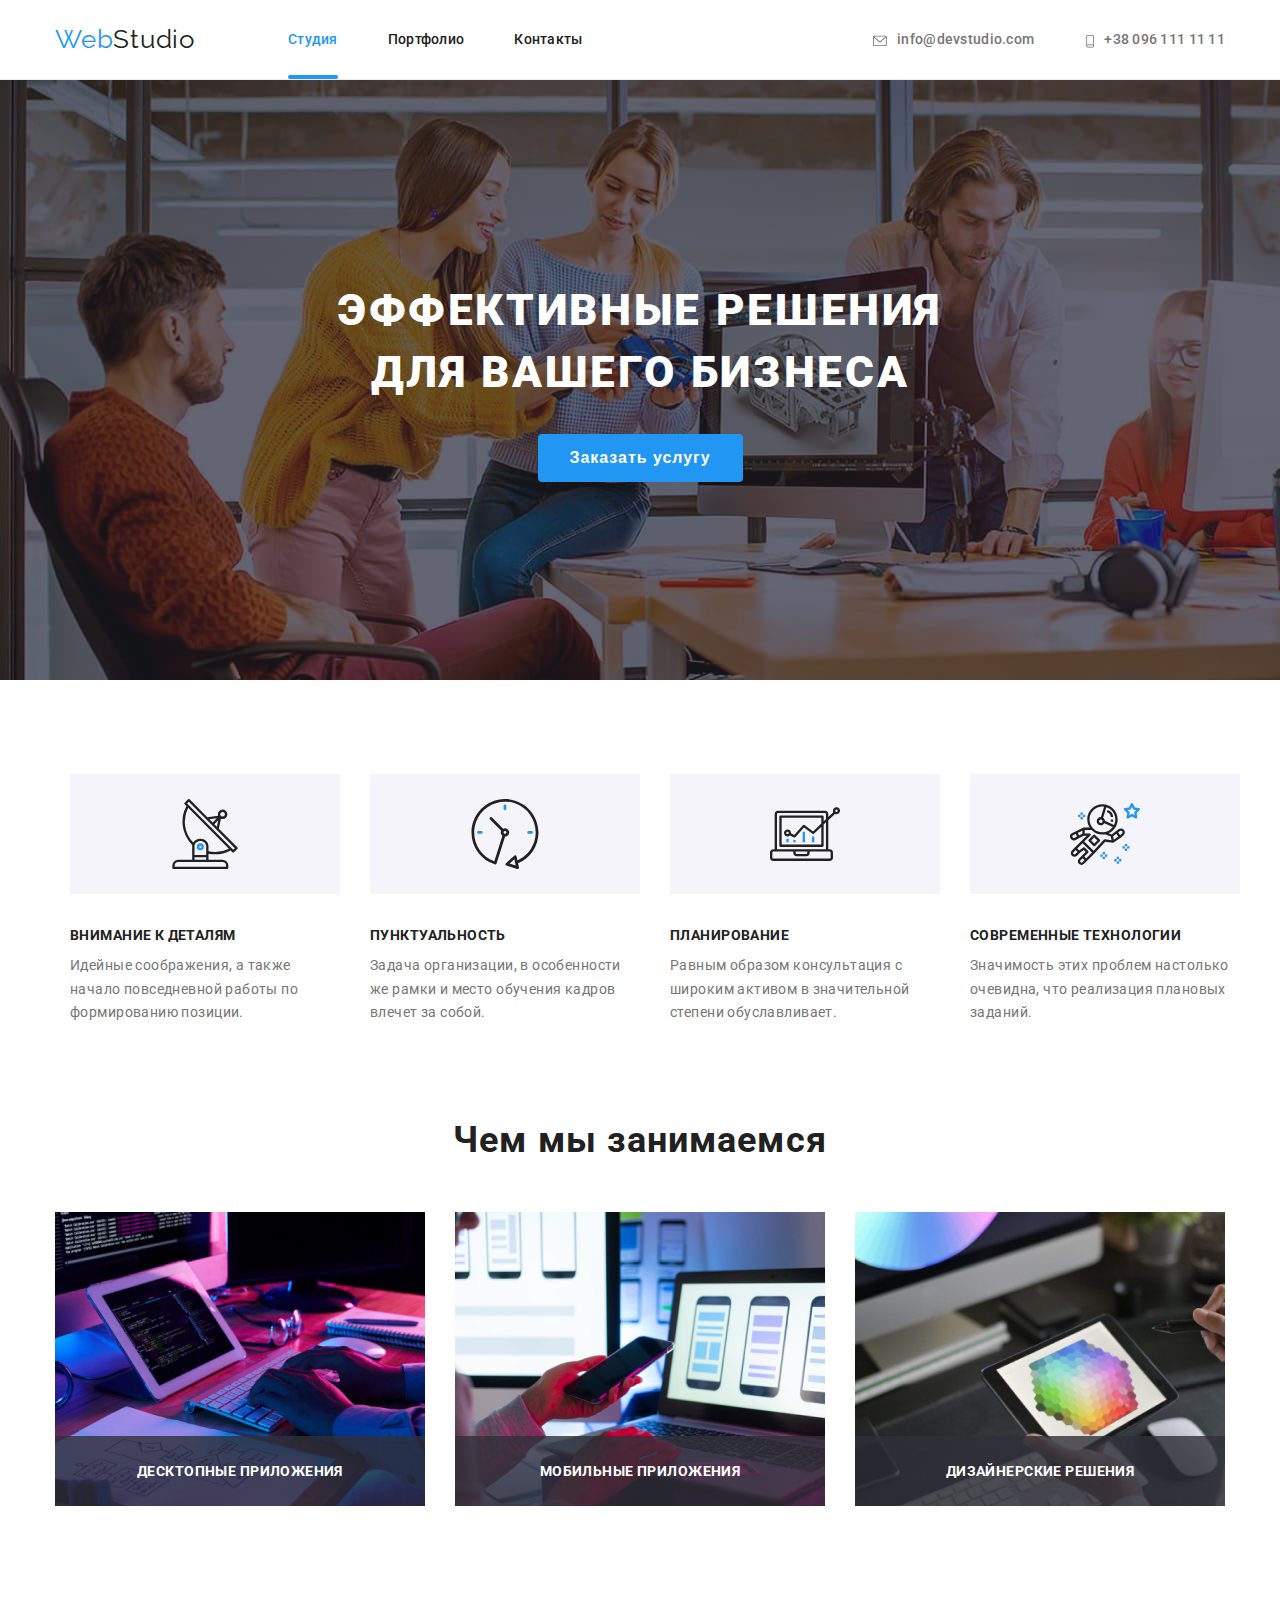
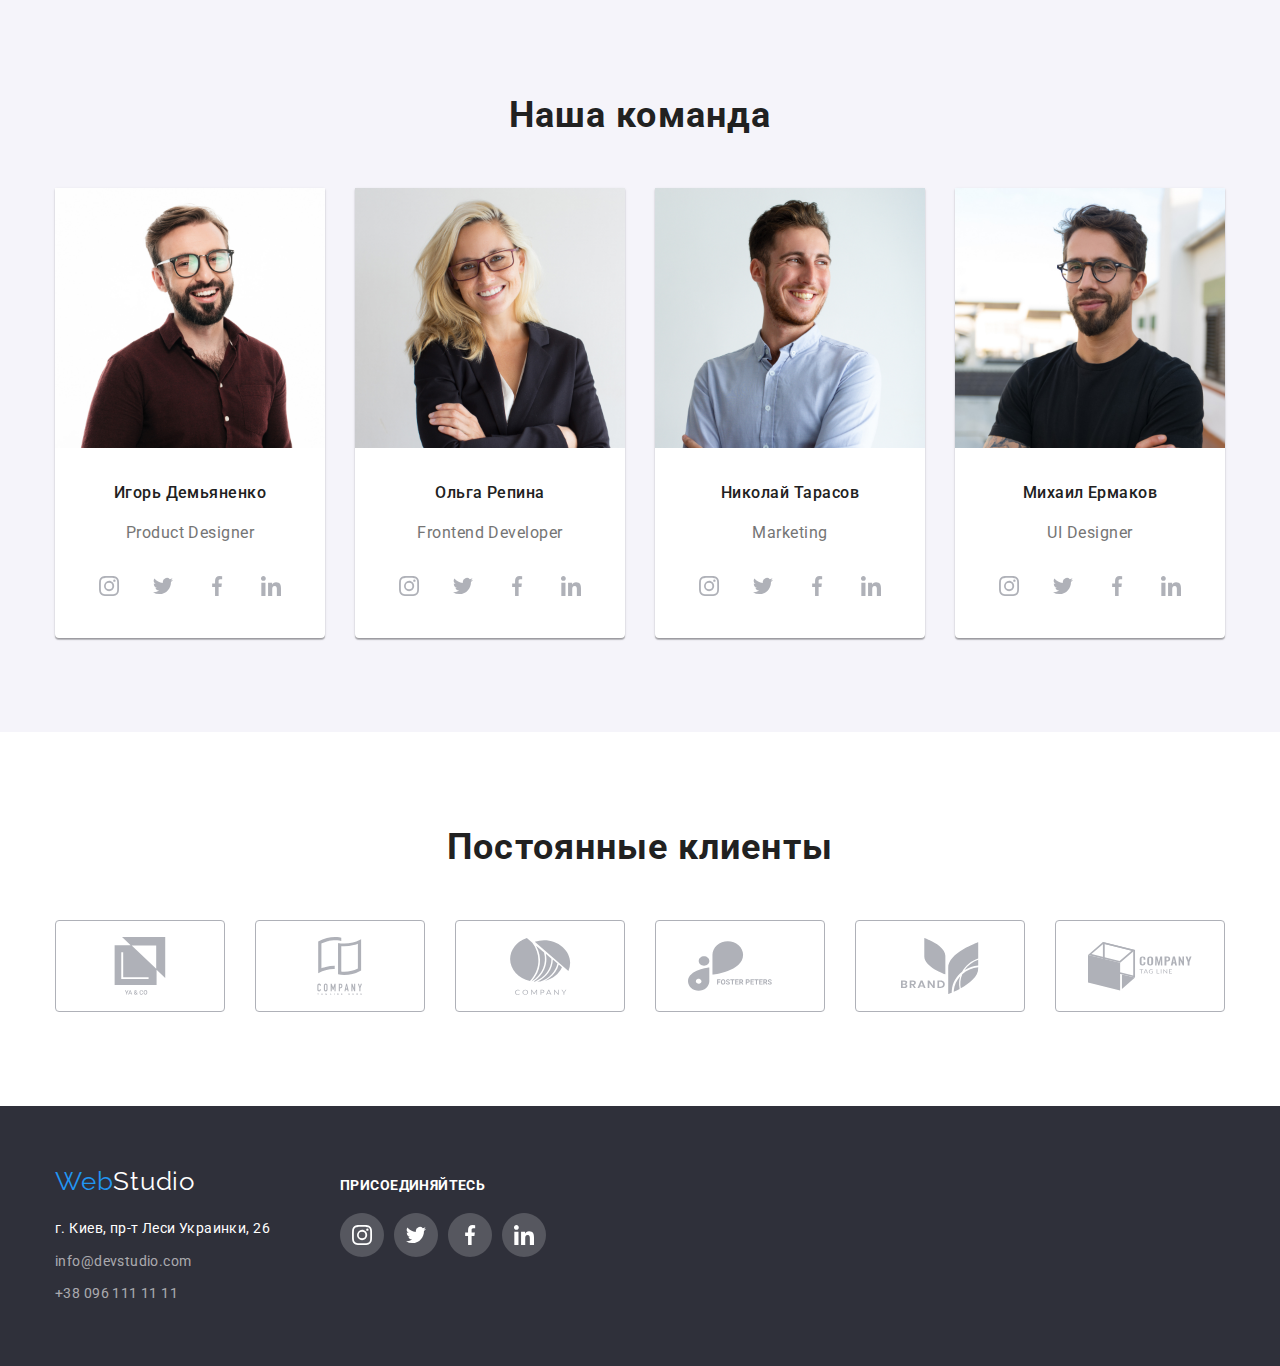
<file: index.html>
<!DOCTYPE html>
<html lang="ru">

<head>
    <meta charset="UTF-8">
    <meta http-equiv="X-UA-Compatible" content="IE=edge">
    <meta name="viewport" content="width=device-width, initial-scale=1.0">
    <title>Web Studio</title>
    <link
        href="https://fonts.googleapis.com/css2?family=Oleo+Script&family=Raleway:wght@700&family=Roboto:wght@400;500;700;900&display=swap"
        rel="stylesheet">
    <link rel="stylesheet" href="https://cdnjs.cloudflare.com/ajax/libs/modern-normalize/1.1.0/modern-normalize.min.css"
        integrity="sha512-wpPYUAdjBVSE4KJnH1VR1HeZfpl1ub8YT/NKx4PuQ5NmX2tKuGu6U/JRp5y+Y8XG2tV+wKQpNHVUX03MfMFn9Q=="
        crossorigin="anonymous" referrerpolicy="no-referrer" />
    <link rel="stylesheet" href="./css/styles.css">
</head>

<body>
    <!-- Шапка сайта -->
    <header class="header">
        <div class="header-block container">
            <nav class="navigation">
                <a href="./index.html" class="logo">
                    <span class="logo-accent">Web</span>Studio
                </a>

                <ul class="site-nav" id="navigation">
                    <li class="site-list"><a href="./index.html" class="nav-link current-page">Студия</a></li>
                    <li class="site-list"><a href="./portfolio.html" class="nav-link other-page">Портфолио</a></li>
                    <li class="site-list"><a href="" class="nav-link other-page">Контакты</a></li>
                </ul>
            </nav>
            <ul class="contacts-list">
                <li class="site-list">
                    <a href="mailto:info@devstudio.com" class="mail-link">
                        <svg class="icon-envelope" width="16" height="12">
                            <use href="./images/icons.svg#icon-envelope"></use>
                        </svg>
                        info@devstudio.com
                    </a>
                </li>
                <li class="site-list">
                    <a href="tel:+380961111111" class="tel-link">
                        <svg class="icon-phone" width="10" height="16">
                            <use href="./images/icons.svg#icon-smartphone"></use>
                        </svg>
                        +38 096 111 11 11
                    </a>
                </li>
            </ul>
        </div>

    </header>

    <main>
        <!-- Герой -->
        <section class="hero">
            <div class="container">
                <h1 class="hero-title">Эффективные решения <br> для вашего бизнеса</h1>
                <button type="button" class="hero-button" data-modal-open>Заказать услугу</button>
            </div>
        </section>
        
        <!-- Модальное окно -->
        <div class="backdrop is-hidden" data-modal>
            <div class="modal">
                <button class="modal-close-button" type="button" data-modal-close>
                    <svg width="18" height="18">
                        <use href="./images/icons.svg#icon-close-black-18dp-2-1"></use>
                    </svg>
                </button>
            </div>
        </div>

        <!-- Особенности -->
        <section class="features-section">
            <div class="container">
                <h2 class="section-title features visually-hidden">Особенности</h2>
                <ul class="features-list container">
                    <li class="features-item">
                        <svg width="270" height="120">
                            <use href="./images/icons.svg#icon-antenna"></use>
                        </svg>
                        <h3 class="features-title">Внимание к деталям</h3>
                        <p class="features-inf">Идейные соображения, а также начало повседневной работы по формированию
                            позиции.</p>
                    </li>
                    <li class="features-item">
                        <svg width="270" height="120">
                            <use href="./images/icons.svg#icon-clock"></use>
                        </svg>
                        <h3 class="features-title">Пунктуальность</h3>
                        <p class="features-inf">Задача организации, в особенности же рамки и место обучения кадров
                            влечет за собой.</p>
                    </li>
                    <li class="features-item">
                        <svg width="270" height="120">
                            <use href="./images/icons.svg#icon-diagram"></use>
                        </svg>
                        <h3 class="features-title">Планирование</h3>
                        <p class="features-inf">Равным образом консультация с широким активом в значительной степени
                            обуславливает.</p>
                    </li>
                    <li class="features-item">
                        <svg width="270" height="120">
                            <use href="./images/icons.svg#icon-astronaut"></use>
                        </svg>
                        <h3 class="features-title">Современные технологии</h3>
                        <p class="features-inf">Значимость этих проблем настолько очевидна, что реализация плановых
                            заданий.</p>
                    </li>
                </ul>
            </div>
        </section>

        <!-- Чем мы занимаемся -->
        <section class="section">
            <div class="container">
                <h2 class="section-title offers-title">Чем мы занимаемся</h2>
                <ul class="section-examples">
                    <li class="offer-list">
                        <div class="offer-position">
                            <img src="./images/box1.jpg" alt="рабочий процесс" width="370" height="294">
                            <p class="offer-position-text">Десктопные приложения</p>
                        </div>
                    </li>

                    <li class="offer-list">
                        <div class="offer-position">
                            <img src="./images/box2.jpg" alt="дизайн начинки телефона" width="370" height="294">
                            <p class="offer-position-text">Мобильные приложения</p>
                        </div>
                    </li>

                    <li class="offer-list">
                        <div class="offer-position">
                            <img src="./images/box3.jpg" alt="выбор цвета в планшете" width="370" height="294">
                            <p class="offer-position-text">Дизайнерские решения</p>
                        </div>
                    </li>
                </ul>
            </div>
        </section>

        <!-- Наша команда -->
        <section class="team-section section">
            <div class="container">
                <h2 class="section-title our-team-title">Наша команда</h2>
                <ul class="team-list">
                    <li class="our-team-list">
                        <img src="./images/сard1.jpg" alt="мужчина в очках и бордовой рубашке улыбается" width="270"
                            height="260">
                        <div class="team-block">
                            <h3 class="team-title">Игорь Демьяненко</h3>
                            <p class="team-positions">Product Designer</p>
                            <ul class="social-networks">
                                <li class="social-list">
                                    <a href="" class="social-links">
                                        <svg class="icons-team-networks">
                                            <use href="./images/icons.svg#icon-insta"></use>
                                        </svg>
                                    </a>
                                </li>
                                <li class="social-list">
                                    <a href="" class="social-links">
                                        <svg class="icons-team-networks">
                                            <use href="./images/icons.svg#icon-twitter"></use>
                                        </svg>
                                    </a>
                                </li>
                                <li class="social-list">
                                    <a href="" class="social-links">
                                        <svg class="icons-team-networks">
                                            <use href="./images/icons.svg#icon-facebook"></use>
                                        </svg>
                                    </a>
                                </li>
                                <li class="social-list">
                                    <a href="" class="social-links">
                                        <svg class="icons-team-networks">
                                            <use href="./images/icons.svg#icon-in"></use>
                                        </svg>
                                    </a>
                                </li>
                            </ul>
                        </div>
                    </li>

                    <li class="our-team-list">
                        <img src="./images/card2.jpg" alt="женщина в очках и черном пиджаке улыбается" width="270"
                            height="260">
                        <div class="team-block">
                            <h3 class="team-title">Ольга Репина</h3>
                            <p class="team-positions">Frontend Developer</p>
                            <ul class="social-networks">
                                <li class="social-list">
                                    <a href="" class="social-links">
                                        <svg class="icons-team-networks">
                                            <use href="./images/icons.svg#icon-insta"></use>
                                        </svg>
                                    </a>
                                </li>
                                <li class="social-list">
                                    <a href="" class="social-links">
                                        <svg class="icons-team-networks">
                                            <use href="./images/icons.svg#icon-twitter"></use>
                                        </svg>
                                    </a>
                                </li>
                                <li class="social-list">
                                    <a href="" class="social-links">
                                        <svg class="icons-team-networks">
                                            <use href="./images/icons.svg#icon-facebook"></use>
                                        </svg>
                                    </a>
                                </li>
                                <li class="social-list">
                                    <a href="" class="social-links">
                                        <svg class="icons-team-networks">
                                            <use href="./images/icons.svg#icon-in"></use>
                                        </svg>
                                    </a>
                                </li>
                            </ul>
                        </div>
                    </li>

                    <li class="our-team-list">
                        <img src="./images/card3.jpg" alt="мужчина в голубой рубашке улыбается" width="270"
                            height="260">
                        <div class="team-block">
                            <h3 class="team-title">Николай Тарасов</h3>
                            <p class="team-positions">Marketing</p>
                            <ul class="social-networks">
                                <li class="social-list">
                                    <a href="" class="social-links">
                                        <svg class="icons-team-networks">
                                            <use href="./images/icons.svg#icon-insta"></use>
                                        </svg>
                                    </a>
                                </li>
                                <li class="social-list">
                                    <a href="" class="social-links">
                                        <svg class="icons-team-networks">
                                            <use href="./images/icons.svg#icon-twitter"></use>
                                        </svg>
                                    </a>
                                </li>
                                <li class="social-list">
                                    <a href="" class="social-links">
                                        <svg class="icons-team-networks">
                                            <use href="./images/icons.svg#icon-facebook"></use>
                                        </svg>
                                    </a>
                                </li>
                                <li class="social-list">
                                    <a href="" class="social-links">
                                        <svg class="icons-team-networks">
                                            <use href="./images/icons.svg#icon-in"></use>
                                        </svg>
                                    </a>
                                </li>
                            </ul>
                        </div>
                    </li>

                    <li class="our-team-list">
                        <img src="./images/card4.jpg" alt="мужчина в черной футболке и очках" width="270" height="260">
                        <div class="team-block">
                            <h3 class="team-title">Михаил Ермаков</h3>
                            <p class="team-positions">UI Designer</p>
                            <ul class="social-networks">
                                <li class="social-list">
                                    <a href="" class="social-links">
                                        <svg class="icons-team-networks">
                                            <use href="./images/icons.svg#icon-insta"></use>
                                        </svg>
                                    </a>
                                </li>
                                <li class="social-list">
                                    <a href="" class="social-links">
                                        <svg class="icons-team-networks">
                                            <use href="./images/icons.svg#icon-twitter"></use>
                                        </svg>
                                    </a>
                                </li>
                                <li class="social-list">
                                    <a href="" class="social-links">
                                        <svg class="icons-team-networks">
                                            <use href="./images/icons.svg#icon-facebook"></use>
                                        </svg>
                                    </a>
                                </li>
                                <li class="social-list">
                                    <a href="" class="social-links">
                                        <svg class="icons-team-networks">
                                            <use href="./images/icons.svg#icon-in"></use>
                                        </svg>
                                    </a>
                                </li>
                            </ul>
                        </div>
                    </li>
                </ul>
            </div>
        </section>

        <!-- Постоянные клиенты -->
        <section class="section">
            <div class="container">
                <h2 class="section-title offers-title">Постоянные клиенты</h2>
                <ul class="clients-list">
                    <li class="clients-item">
                        <a class="clients-link">
                            <svg class="icons-client-company">
                                <use href="./images/icons.svg#icon-client1"></use>
                            </svg>
                        </a>
                    </li>

                    <li class="clients-item">
                        <a class="clients-link">
                            <svg class="icons-client-company">
                                <use href="./images/icons.svg#icon-client2"></use>
                            </svg>
                        </a>
                    </li>

                    <li class="clients-item">
                        <a class="clients-link">
                            <svg class="icons-client-company">
                                <use href="./images/icons.svg#icon-client3"></use>
                            </svg>
                        </a>
                    </li>

                    <li class="clients-item">
                        <a class="clients-link">
                            <svg class="icons-client-company">
                                <use href="./images/icons.svg#icon-client4"></use>
                            </svg>
                        </a>
                    </li>

                    <li class="clients-item">
                        <a class="clients-link">
                            <svg class="icons-client-company">
                                <use href="./images/icons.svg#icon-client5"></use>
                            </svg>
                        </a>
                    </li>

                    <li class="clients-item">
                        <a class="clients-link">
                            <svg class="icons-client-company">
                                <use href="./images/icons.svg#icon-client6"></use>
                            </svg>
                        </a>
                    </li>
                </ul>
            </div>
        </section>
    </main>

    <!-- Подвал -->
    <footer class="footer">
        <div class="container footer-block">
            <div class="footer-contact-navigation">
                <a href="./index.html" class="dark-section">
                    <span class="dark-logo">Web</span>Studio
                </a>
                <address class="address-section">
                    <ul class="address-list">
                        <li class="address-item"><a href="https://goo.gl/maps/f292yfj7Pmm9GZ3NA" class="address-map">г.
                                Киев, пр-т Леси Украинки, 26</a></li>
                        <li class="address-item"><a href="mailto:info@devstudio.com"
                                class="address-mail">info@devstudio.com</a></li>
                        <li class="address-item"><a href="tel:+380961111111" class="address-tel">+38 096 111 11 11</a>
                        </li>
                    </ul>
                </address>
            </div>
            <div class="footer-social-networks">
                <h3 class="title-join">Присоединяйтесь</h3>
                <ul class="social-networks">
                    <li class="social-list">
                        <a class="social-links footer-networks">
                            <svg class="icons-footer-networks">
                                <use href="./images/icons.svg#icon-insta"></use>
                            </svg>
                        </a>
                    </li>
                    <li class="social-list">
                        <a class="social-links footer-networks">
                            <svg class="icons-footer-networks">
                                <use href="./images/icons.svg#icon-twitter"></use>
                            </svg>
                        </a>
                    </li>
                    <li class="social-list">
                        <a class="social-links footer-networks">
                            <svg class="icons-footer-networks">
                                <use href="./images/icons.svg#icon-facebook"></use>
                            </svg>
                        </a>
                    </li>
                    <li class="social-list">
                        <a class="social-links footer-networks">
                            <svg class="icons-footer-networks">
                                <use href="./images/icons.svg#icon-in"></use>
                            </svg>
                        </a>
                    </li>
                </ul>
            </div>
        </div>
    </footer>
<script src="./js/modal.js"></script>
</body>

</html>
</file>
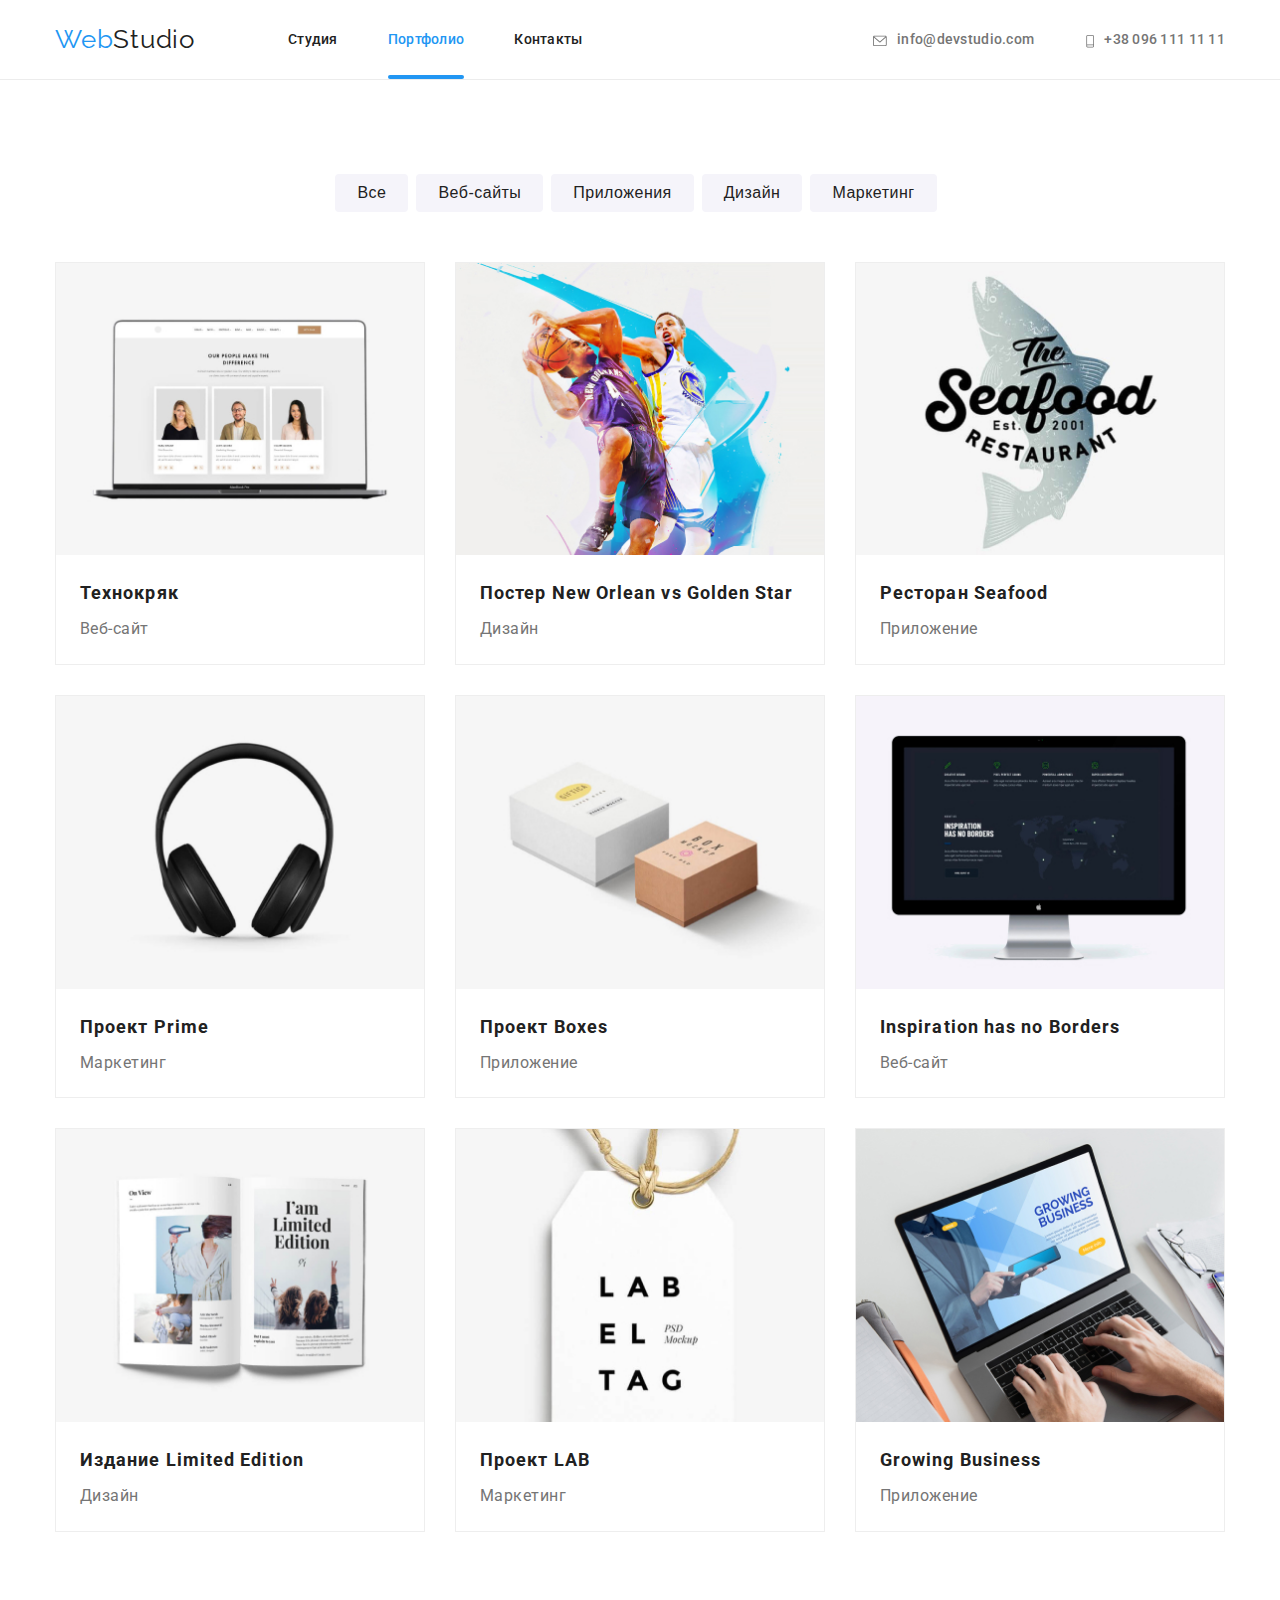
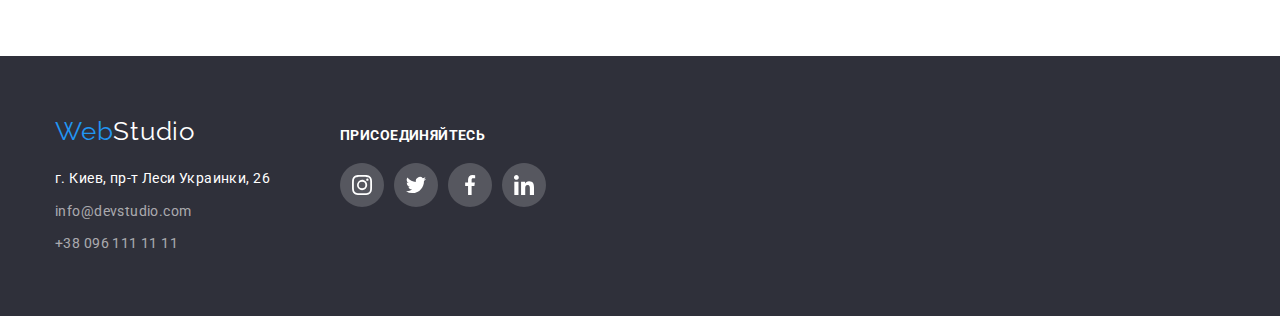
<file: portfolio.html>
<!DOCTYPE html>
<html lang="ru">
<head>
    <meta charset="UTF-8">
    <meta http-equiv="X-UA-Compatible" content="IE=edge">
    <meta name="viewport" content="width=device-width, initial-scale=1.0">
    <title>Portfolio</title>
    <link
        href="https://fonts.googleapis.com/css2?family=Oleo+Script&family=Raleway:wght@700&family=Roboto:wght@400;500;700;900&display=swap"
        rel="stylesheet">    
    <link rel="stylesheet" href="https://cdnjs.cloudflare.com/ajax/libs/modern-normalize/1.1.0/modern-normalize.min.css"
        integrity="sha512-wpPYUAdjBVSE4KJnH1VR1HeZfpl1ub8YT/NKx4PuQ5NmX2tKuGu6U/JRp5y+Y8XG2tV+wKQpNHVUX03MfMFn9Q=="
        crossorigin="anonymous" referrerpolicy="no-referrer" />
    <link rel="stylesheet" href="./css/styles.css">
</head>

<body>
    <!-- Шапка сайта -->
    <header class="header">
     <div class="header-block container">
        <nav class="navigation">
            <a href="./index.html" class="logo">
                <span class="logo-accent">Web</span>Studio
            </a>
            
            <ul class="site-nav" id="navigation">
                <li class="site-list"><a href="./index.html" class="nav-link other-page">Студия</a></li>
                <li class="site-list"><a href="./portfolio.html" class="nav-link current-page">Портфолио</a></li>
                <li class="site-list"><a href="" class="nav-link other-page">Контакты</a></li>
            </ul>
        </nav>
        <ul class="contacts-list">
            <li class="site-list">
              <a href="mailto:info@devstudio.com" class="mail-link">
                    <svg class="icon-envelope" width="16" height="12">
                      <use href="./images/icons.svg#icon-envelope"></use>
                    </svg>
                info@devstudio.com
              </a>
            </li>
            <li class="site-list">
              <a href="tel:+380961111111" class="tel-link">
                        <svg class="icon-phone" width="10" height="16">
                          <use href="./images/icons.svg#icon-smartphone"></use>
                        </svg>
                +38 096 111 11 11
              </a>
            </li>
        </ul>
     </div>
    </header>

 <main>
     <section class="section">
         <div class="container">
         <h1 class="visually-hidden">Портфолио</h1>
         <!-- Фильтр -->
         <ul class="portfolio-button-list" id="filter">
             <li><button type="button" class="portfolio-button current-button">Все</button></li>
             <li><button type="button" class="portfolio-button">Веб-сайты</button></li>
             <li><button type="button" class="portfolio-button">Приложения</button></li>
             <li><button type="button" class="portfolio-button">Дизайн</button></li>
             <li><button type="button" class="portfolio-button">Маркетинг</button></li>
            </ul>
            
            <!-- Проекты -->
         <ul class="portfolio-examples">
             <li class="portfolio-items">
                 <a href="" class="portfolio-link">
                    <div class="overlay-cards">
                      <img src="images/project1.jpg" alt="ноутбук с открытым сайтом" width="370" height="294">
                      <p class="overlay-cards-text">Технокряк это современная площадка распространения коронавируса. Компании используют эту платформу для цифрового
                      шпионажа и атак на защищённые сервера конкурентов.</p>
                    </div>
                    <div class="portfolio-wrapper">
                      <h2 class="portfolio-title">Технокряк</h2>
                      <p class="portfolio-text">Веб-сайт</p>
                    </div>
                 </a>
             </li>

             <li class="portfolio-items">
                 <a href="" class="portfolio-link">
                   <div class="overlay-cards">
                      <img src="./images/project2.jpg" alt="двое мужчин играют в волейбол" width="370" height="294">
                      <p class="overlay-cards-text">Технокряк это современная площадка распространения коронавируса. Компании используют эту
                        платформу для цифрового
                        шпионажа и атак на защищённые сервера конкурентов.</p>
                  </div>
                   <div class="portfolio-wrapper">
                     <h2 class="portfolio-title">Постер New Orlean vs Golden Star</h2>
                     <p class="portfolio-text">Дизайн</p>
                   </div>
                </a>
             </li>
             <li class="portfolio-items">
                 <a href="" class="portfolio-link">
                   <div class="overlay-cards">
                      <img src="images/project3.jpg" alt="логотип ресторана морской еды" width="370" height="294">
                      <p class="overlay-cards-text">Технокряк это современная площадка распространения коронавируса. Компании используют эту
                        платформу для цифрового
                        шпионажа и атак на защищённые сервера конкурентов.</p>
                    </div>
                    <div class="portfolio-wrapper">
                      <h2 class="portfolio-title">Ресторан Seafood</h2>
                      <p class="portfolio-text">Приложение</p>
                    </div>
                </a>
             </li>
             <li class="portfolio-items">
                 <a href="" class="portfolio-link">
                   <div class="overlay-cards">
                     <img src="images/project4.jpg" alt="чёрные наушники" width="370" height="294">
                     <p class="overlay-cards-text">Технокряк это современная площадка распространения коронавируса. Компании используют эту
                     платформу для цифрового
                     шпионажа и атак на защищённые сервера конкурентов.</p>
                    </div>
                  <div class="portfolio-wrapper">
                     <h2 class="portfolio-title">Проект Prime</h2>
                     <p class="portfolio-text">Маркетинг</p>
                 </div>
                </a>
             </li>
             <li class="portfolio-items">
                 <a href="" class="portfolio-link">
                   <div class="overlay-cards">
                      <img src="images/project5.jpg" alt="две коробочки разного цвета" width="370" height="294">
                      <p class="overlay-cards-text">Технокряк это современная площадка распространения коронавируса. Компании используют эту
                        платформу для цифрового
                        шпионажа и атак на защищённые сервера конкурентов.</p>
                   </div>
                   <div class="portfolio-wrapper">
                     <h2 class="portfolio-title">Проект Boxes</h2>
                     <p class="portfolio-text">Приложение</p>
                  </div>
                </a>
             </li>
             <li class="portfolio-items">
                 <a href="" class="portfolio-link">
                   <div class="overlay-cards">
                      <img src="images/project6.jpg" alt="монитор компьютера" width="370" height="294">
                      <p class="overlay-cards-text">Технокряк это современная площадка распространения коронавируса. Компании используют эту
                        платформу для цифрового
                        шпионажа и атак на защищённые сервера конкурентов.</p>
                  </div>
                   <div class="portfolio-wrapper">
                     <h2 class="portfolio-title">Inspiration has no Borders</h2>
                     <p class="portfolio-text">Веб-сайт</p>
                   </div>
                </a>
             </li>
             <li class="portfolio-items">
                 <a href="" class="portfolio-link">
                   <div class="overlay-cards">
                     <img src="images/project7.jpg" alt="журнал с картинками и текстом" width="370" height="294">
                     <p class="overlay-cards-text">Технокряк это современная площадка распространения коронавируса. Компании используют эту
                      платформу для цифрового
                      шпионажа и атак на защищённые сервера конкурентов.</p>
                   </div>
                   <div class="portfolio-wrapper">
                     <h2 class="portfolio-title">Издание Limited Edition</h2>
                     <p class="portfolio-text">Дизайн</p>
                   </div>
                </a>
             </li>
             <li class="portfolio-items">
                 <a href="" class="portfolio-link">
                   <div class="overlay-cards">
                     <img src="images/project8.jpg" alt="бирка с лейблом" width="370" height="294">
                     <p class="overlay-cards-text">Технокряк это современная площадка распространения коронавируса. Компании используют эту
                      платформу для цифрового
                      шпионажа и атак на защищённые сервера конкурентов.</p>
                   </div>
                   <div class="portfolio-wrapper">
                     <h2 class="portfolio-title">Проект LAB</h2>
                     <p class="portfolio-text">Маркетинг</p>
                   </div>
                </a>
             </li>
             <li class="portfolio-items">
                 <a href="" class="portfolio-link">
                   <div class="overlay-cards">
                     <img src="images/project9.jpg" alt="руки на клавиатуре ноутбука печатают" width="370" height="294">
                     <p class="overlay-cards-text">Технокряк это современная площадка распространения коронавируса. Компании используют эту
                      платформу для цифрового
                      шпионажа и атак на защищённые сервера конкурентов.</p>
                  </div>
                   <div class="portfolio-wrapper">
                     <h2 class="portfolio-title">Growing Business</h2>
                     <p class="portfolio-text">Приложение</p>
                 </div>
                </a>
             </li>
         </ul>
     </div>
     </section>
 </main>

    <footer class="footer">
<div class="container footer-block">
  <div class="footer-contact-navigation">
    <a href="./index.html" class="dark-section">
      <span class="dark-logo">Web</span>Studio
    </a>
    <address class="address-section">
      <ul class="address-list">
        <li class="address-item"><a href="https://goo.gl/maps/f292yfj7Pmm9GZ3NA" class="address-map">г. Киев, пр-т Леси
            Украинки, 26</a></li>
        <li class="address-item"><a href="mailto:info@devstudio.com" class="address-mail">info@devstudio.com</a></li>
        <li class="address-item"><a href="tel:+380961111111" class="address-tel">+38 096 111 11 11</a></li>
      </ul>
    </address>
  </div>
  <div class="footer-social-networks">
    <h3 class="title-join">Присоединяйтесь</h3>
    <ul class="social-networks">
      <li class="social-list">
        <a class="social-links footer-networks">
          <svg class="icons-footer-networks">
            <use href="./images/icons.svg#icon-insta"></use>
          </svg>
        </a>
      </li>
      <li class="social-list">
        <a class="social-links footer-networks">
          <svg class="icons-footer-networks">
            <use href="./images/icons.svg#icon-twitter"></use>
          </svg>
        </a>
      </li>
      <li class="social-list">
        <a class="social-links footer-networks">
          <svg class="icons-footer-networks">
            <use href="./images/icons.svg#icon-facebook"></use>
          </svg>
        </a>
      </li>
      <li class="social-list">
        <a class="social-links footer-networks">
          <svg class="icons-footer-networks">
            <use href="./images/icons.svg#icon-in"></use>
          </svg>
        </a>
      </li>
    </ul>
  </div>
</div>
    </footer>
</body>
</html>
</file>
<file: css/styles.css>
:root {
  --primary-text-color: #757575;
  --title-text-color: #212121;
  --accent-color: #2196f3;
  --second-background-color: #f5f4fa;
  --white-text: #ffffff;
  --footer-background-color: #2f303a;
  --footer-contacts-list: rgba(255, 255, 255, 0.6);
  --border-line: #ececec;
  --border-box-portfolio: #eeeeee;
  --border-clients-section: #afb1b8;
  --footer-networks-color: #43444d;
  --offers-position-background: rgba(47, 48, 58, 0.8);
}

html {
  box-sizing: border-box;
}

*,
*::before,
*::after {
  box-sizing: inherit;
}

body {
  margin: 0;
  padding: 0;
  font-family: 'Roboto';
  background-color: #fff;
  color: var(--primary-text-color);
}

ul {
  list-style: none;
}
a {
  text-decoration: none;
}

img {
  display: block;
  max-width: 100%;
  height: auto;
}

/*=============== Шапка сайта ===============*/

.header {
  border-bottom: 1px solid var(--border-line);
}

.header-block {
  display: flex;
  justify-content: space-between;
  align-items: center;
}

.container {
  width: 1200px;
  padding-left: 15px;
  padding-right: 15px;
  margin: 0 auto;
}

.navigation {
  display: flex;
  align-items: center;
}

/*================ Логотип ================*/
.logo {
  margin-right: 93px;
  font-family: 'Raleway', sans-serif;
  letter-spacing: 0.03em;
  font-size: 26px;
  line-height: 1.2;
  color: var(--title-text-color);
}
.logo-accent {
  color: var(--accent-color);
}

/* ==================Навигация=================*/
.site-nav {
  display: flex;
  padding: 0;
  margin: 0;
}

.site-nav .nav-link {
  display: block;
  padding: 32px 0;
  font-weight: 500;
  letter-spacing: 0.02em;
  font-size: 14px;
  line-height: 1.1;
  color: var(--title-text-color);

  transition-property: color;
  transition-duration: 250ms;
  transition-timing-function: cubic-bezier(0.4, 0, 0.2, 1);
}

.site-nav .nav-link:hover,
.site-nav .nav-link:focus {
  color: var(--accent-color);
}

.site-list:not(:last-child) {
  margin-right: 50px;
}

#navigation li a.current-page {
  color: var(--accent-color);
}

.current-page,
.other-page {
  position: relative;
}

.current-page::after {
  content: '';
  position: absolute;
  bottom: 0%;
  left: 0%;
  width: 100%;
  height: 4px;
  border-radius: 2px;
  background-color: var(--accent-color);
}

.other-page::after {
  content: '';
  position: absolute;
  bottom: 0%;
  left: 0%;
  width: 100%;
  height: 4px;
  border-radius: 2px;
  background-color: var(--accent-color);
  transform: scaleX(0);

  transition-property: transform;
  transition-duration: 250ms;
  transition-timing-function: cubic-bezier(0.4, 0, 0.2, 1);
}

.other-page:hover::after {
  transform: scaleX(1);
}
/* =================Контакты ================*/
.contacts-list {
  display: flex;
  align-items: center;
  font-weight: 500;
  letter-spacing: 0.02em;
  font-size: 14px;
  line-height: 1.1;
}

.mail-link,
.tel-link {
  display: flex;
  align-items: center;
  color: var(--primary-text-color);

  transition-property: color;
  transition-duration: 250ms;
  transition-timing-function: cubic-bezier(0.4, 0, 0.2, 1);
}

.mail-link:hover,
.tel-link:hover {
  color: var(--accent-color);
}

.icon-envelope,
.icon-phone {
  margin-right: 10px;
  fill: currentColor;
}

.icon-envelope:hover,
.icon-phone:hover {
  fill: currentColor;
}

/* ===================Герой ==================*/
.hero {
  max-width: 1600px;
  height: 600px;
  margin-left: auto;
  margin-right: auto;
  padding: 200px 0;
  text-align: center;
  background-color: var(--footer-background-color);
  background-image: linear-gradient(to right, rgba(47, 48, 58, 0.4), rgba(47, 48, 58, 0.4)),
    url(../images/backgroundhero.jpg);
  background-repeat: no-repeat;
}

.hero-title {
  margin-top: 0;
  margin-bottom: 30px;
  font-weight: 900;
  font-size: 44px;
  line-height: 1.4;
  letter-spacing: 0.06em;
  text-transform: uppercase;
  color: var(--white-text);
}

.hero-button {
  cursor: pointer;
  font-weight: 700;
  font-size: 16px;
  line-height: 1.8;
  letter-spacing: 0.06em;
  padding: 10px 32px;
  border-radius: 4px;
  border-style: none;
  text-align: center;
  color: var(--white-text);
  background-color: var(--accent-color);
}

/* ================Секции============== */
.section-title {
  margin: 0;
  padding: 0;
  font-weight: 700;
  font-size: 36px;
  line-height: 1.2;
  text-align: center;
  letter-spacing: 0.03em;
  color: var(--title-text-color);
}

.section {
  padding: 94px 0;
}
/* ================Особенности ================*/

.features-section {
  padding-top: 94px;
}

.visually-hidden {
  position: absolute;
  width: 1px;
  height: 1px;
  margin: -1px;
  padding: 0;
  overflow: hidden;
  border: 0;
  clip: rect(0 0 0 0);
}

.features-list {
  display: flex;
  margin: 0;
}

.features-item:not(:last-child) {
  margin-right: 30px;
}

.features-item > svg {
  padding: 25px 100px;
  margin-bottom: 30px;
  background-color: var(--second-background-color);
}

.features-title {
  margin-top: 0;
  margin-bottom: 10px;
  font-weight: 700;
  font-size: 14px;
  line-height: 1.1;
  letter-spacing: 0.03em;
  text-transform: uppercase;
  color: var(--title-text-color);
}

.features-inf {
  margin: 0;
  padding: 0;
  font-weight: 400;
  font-size: 14px;
  line-height: 1.7;
  letter-spacing: 0.03em;
}

/* ====================Чем мы занимаемся ===============*/

.offers-title,
.our-team-title {
  margin-bottom: 50px;
}

.section-examples {
  margin: 0;
  padding: 0;
  display: flex;
}

.offer-list:not(:last-child) {
  margin-right: 30px;
}

.offer-position {
  position: relative;
}

.offer-position-text {
  position: absolute;
  width: 100%;
  bottom: 0;
  margin: 0;
  padding: 27px 82px;

  font-weight: bold;
  font-size: 14px;
  line-height: 16px;
  text-align: center;
  letter-spacing: 0.03em;
  text-transform: uppercase;
  color: var(--white-text);
  background-color: var(--offers-position-background);
}

/* ===================Наша команда=================== */
.team-section {
  background-color: var(--second-background-color);
}

.team-list {
  display: flex;
  margin: 0;
  padding: 0;
}

.our-team-list {
  display: flex;
  flex-flow: column;
  align-items: center;
  box-shadow: 0px 1px 3px rgba(0, 0, 0, 0.12), 0px 1px 1px rgba(0, 0, 0, 0.14),
    0px 2px 1px rgba(0, 0, 0, 0.2);
  border-radius: 0px 0px 4px 4px;
  background-color: var(--white-text);
}

.our-team-list:not(:last-child) {
  margin-right: 30px;
}

.team-block {
  margin: 0;
  padding: 30px 0;
}

.team-title {
  margin-top: 0;
  margin-bottom: 10px;
  font-weight: 500;
  font-size: 16px;
  line-height: 1.9;
  text-align: center;
  letter-spacing: 0.03em;
  color: var(--title-text-color);
}
.team-positions {
  margin-top: 0;
  margin-bottom: 16px;
  font-weight: normal;
  font-size: 16px;
  line-height: 1.9;
  text-align: center;
  letter-spacing: 0.03em;
}

.social-networks {
  display: flex;
  margin: 0;
  padding: 0;
}

.social-list:not(:last-child) {
  margin-right: 10px;
}

.social-links {
  display: flex;
  justify-content: center;
  width: 44px;
  height: 44px;
  border-radius: 50%;

  transition-property: background-color;
  transition-duration: 250ms;
  transition-timing-function: cubic-bezier(0.4, 0, 0.2, 1);
}

.social-links:hover {
  cursor: pointer;
  background-color: var(--accent-color);
}

.icons-team-networks {
  fill: var(--border-clients-section);
}

.icons-team-networks:hover {
  fill: var(--white-text);
}

/* ====================Постоянные клиенты================ */

.clients-list {
  display: flex;
  margin: 0;
  padding: 0;
}

.clients-item:not(:last-child) {
  margin-right: 30px;
}

.clients-link {
  display: flex;
  justify-content: center;
  width: 170px;
  height: 92px;
  cursor: pointer;
  padding: 16px 32px;
  border: 1px solid var(--border-clients-section);
  box-sizing: border-box;
  border-radius: 4px;

  transition-property: border-color;
  transition-duration: 250ms;
  transition-timing-function: cubic-bezier(0.4, 0, 0.2, 1);
}

.clients-link:hover,
.clients-link:focus {
  background-color: var(--white-text);
  border-color: var(--accent-color);
}

.clients-link:hover > svg,
.clients-link:focus > svg {
  fill: var(--accent-color);
}

.icons-client-company {
  fill: var(--border-clients-section);
  transition-property: fill;
  transition-duration: 250ms;
  transition-timing-function: cubic-bezier(0.4, 0, 0.2, 1);
}

.icons-client-company:hover {
  fill: var(--accent-color);
}

/* ====================Футер==================== */
.footer {
  padding: 60px 0;
  background-color: var(--footer-background-color);
}

.footer-block {
  display: flex;
  align-items: baseline;
}

.dark-section {
  display: inline-block;
  margin-bottom: 20px;

  font-family: 'Raleway';
  text-decoration: none;
  letter-spacing: 0.03em;
  font-size: 26px;
  line-height: 1.2;
  color: var(--white-text);
}
.dark-logo {
  color: var(--accent-color);
}
/*====================Адрес==================== */
.address-section {
  font-family: 'Roboto', sans-serif;
  font-style: normal;
}
.address-list {
  margin: 0;
  padding: 0;
}

.address-item:not(:last-child) {
  margin-bottom: 9px;
}

.address-map {
  font-weight: 400;
  letter-spacing: 0.03em;
  font-size: 14px;
  line-height: 1.7;
  color: var(--white-text);
}
.address-mail {
  font-weight: 400;
  letter-spacing: 0.03em;
  font-size: 14px;
  line-height: 1.7;
  color: var(--footer-contacts-list);
}
.address-tel {
  font-weight: 400;
  letter-spacing: 0.03em;
  font-size: 14px;
  line-height: 1.7;
  color: var(--footer-contacts-list);
}

.footer-social-networks {
  margin-left: 70px;
}

.title-join {
  margin-top: 0;
  margin-bottom: 20px;
  font-weight: 700;
  font-size: 14px;
  line-height: 16px;
  letter-spacing: 0.03em;
  text-transform: uppercase;
  color: var(--white-text);
}

.footer-networks {
  color: var(--white-text);
  background-color: var(--footer-networks-color);
}

.icons-footer-networks {
  fill: var(--white-text);
  transition-property: fill;
  transition-duration: 250ms;
  transition-timing-function: cubic-bezier(0.4, 0, 0.2, 1);
}

.icons-footer-networks:hover {
  fill: var(--white-text);
}

/* ====================Портфолио=================== */

/*==================== Фильтр====================== */

.portfolio-button-list {
  margin: 0;
  padding: 0;
  display: flex;
  justify-content: center;
  margin-bottom: 50px;
}

.portfolio-button {
  margin-right: 8px;
  border-radius: 4px;
  border-style: none;
  line-height: 38px;
  padding: 6px 22px;

  cursor: pointer;
  font-weight: 500;
  font-size: 16px;
  line-height: 1.6;
  text-align: center;
  letter-spacing: 0.03em;
  color: var(--title-text-color);
  background-color: var(--second-background-color);

  transition-property: background-color;
  transition-duration: 250ms;
  transition-timing-function: cubic-bezier(0.4, 0, 0.2, 1);
}

#filter li a.current-button {
  color: var(--accent-color);
}

.portfolio-button:hover,
.portfolio-button:focus {
  color: var(--white-text);
  background-color: var(--accent-color);
  box-shadow: 0px 3px 1px rgba(0, 0, 0, 0.1), 0px 1px 2px rgba(0, 0, 0, 0.08),
    0px 2px 2px rgba(0, 0, 0, 0.12);
}

/*==================== Проекты==================== */
.portfolio-examples {
  display: flex;
  flex-wrap: wrap;
  margin: 0;
  padding: 0;
}

.portfolio-items {
  width: 370px;
  margin-right: 30px;
  margin-bottom: 30px;
  background: var(--white-text);
  border: 1px solid var(--border-box-portfolio);
}

.portfolio-link {
  display: inline-block;
  transition-property: box-shadow;
  transition-duration: 250ms;
  transition-timing-function: cubic-bezier(0.4, 0, 0.2, 1);
}

.portfolio-link:hover,
.portfolio-link:focus {
  box-shadow: 0px 1px 1px rgba(0, 0, 0, 0.12), 0px 4px 4px rgba(0, 0, 0, 0.06),
    1px 4px 6px rgba(0, 0, 0, 0.16);
}

.portfolio-items:nth-child(3n) {
  margin-right: 0;
}

.portfolio-wrapper {
  padding: 20px 24px 20px 24px;
}

.portfolio-title {
  margin-top: 0;
  margin-bottom: 4px;
  font-weight: 700;
  font-size: 18px;
  line-height: 2;
  letter-spacing: 0.06em;
  color: var(--title-text-color);
}

.portfolio-text {
  margin: 0;
  font-weight: 400;
  font-size: 16px;
  line-height: 1.8;
  letter-spacing: 0.03em;
  color: var(--primary-text-color);
}

.overlay-cards {
  position: relative;
}

.overlay-cards::before {
  content: '';
  display: inline-block;
  position: absolute;
  width: 100%;
  height: 100%;
  opacity: 0;
  background: rgba(33, 150, 243, 0.9);

  transform: translateY(100%);
  transition: transform 250ms cubic-bezier(0.4, 0, 0.2, 1);
}

.portfolio-link:hover .overlay-cards::before {
  opacity: 1;
  transform: translateY(0);
}

.overlay-cards-text {
  position: absolute;
  top: 0%;
  margin: 0;
  padding: 63px 24px;
  opacity: 0;

  font-weight: normal;
  font-size: 18px;
  line-height: 28px;
  letter-spacing: 0.03em;
  color: var(--white-text);
}

.overlay-cards-text:hover {
  opacity: 1;
}
/* Модальное окно*/

.backdrop {
  position: fixed;
  top: 0;
  left: 0;
  width: 100%;
  height: 100%;
  background: rgba(0, 0, 0, 0.2);

  transition: opacity 500ms cubic-bezier(0.4, 0, 0.2, 1);
}

.backdrop.is-hidden {
  visibility: hidden;
  opacity: 0;
  pointer-events: none;
}

.backdrop.ishidden .modal {
  transform: translate(-50%, -50%) scale(0.9);
}

.modal {
  position: absolute;
  top: 50%;
  left: 50%;
  min-height: 581px;
  min-width: 528px;
  background-color: var(--white-text);

  transform: translate(-50%, -50%) scale(1);
  transition: transform 500ms cubic-bezier(0.4, 0, 0.2, 1);
}

.modal-close-button {
  position: absolute;
  top: 8px;
  right: 8px;
  width: 30px;
  height: 30px;
  padding: 6px;

  cursor: pointer;
  border-radius: 50%;
  background-color: var(--white-text);
  border: 1px solid rgba(0, 0, 0, 0.1);

  transition-property: background-color;
  transition-duration: 250ms;
  transition-timing-function: cubic-bezier(0.4, 0, 0.2, 1);
}

.modal-close-button:hover {
  fill: var(--accent-color);
}
</file>
